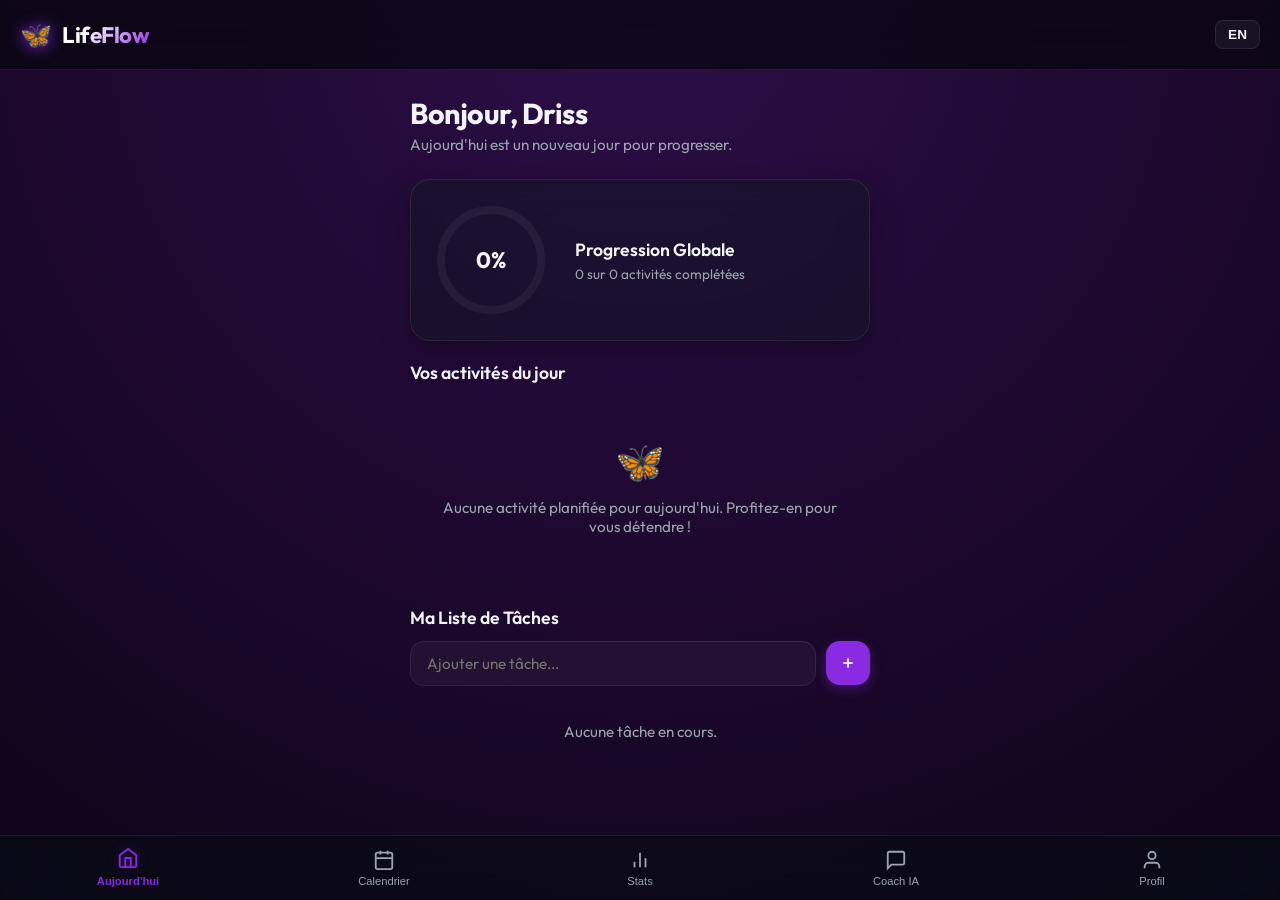
<file: index.html>
<!DOCTYPE html>
<html lang="fr">
<head>
  <meta charset="UTF-8">
  <meta name="viewport" content="width=device-width, initial-scale=1.0, maximum-scale=1.0, user-scalable=no">
  <meta name="theme-color" content="#8a2be2">
  <meta name="apple-mobile-web-app-capable" content="yes">
  <meta name="apple-mobile-web-app-status-bar-style" content="black-translucent">
  <title>LifeFlow</title>
  
  <!-- Manifest and Stylesheets -->
  <link rel="manifest" href="manifest.json">
  <link rel="stylesheet" href="style.css">
  
  <!-- Premium Google Fonts -->
  <link rel="preconnect" href="https://fonts.googleapis.com">
  <link rel="preconnect" href="https://fonts.gstatic.com" crossorigin>
  <link href="https://fonts.googleapis.com/css2?family=Outfit:wght@300;400;500;600;700;800&display=swap" rel="stylesheet">
</head>
<body>

  <!-- Confetti Canvas overlay for activity completions -->
  <canvas id="confetti-canvas"></canvas>

  <!-- Premium Glassmorphic Header -->
  <header class="app-header">
    <div class="header-logo">
      <span class="logo-emoji">🦋</span>
      <h1 class="logo-text">LifeFlow</h1>
    </div>
    <div class="header-actions">
      <!-- Language Switcher Button -->
      <button id="lang-toggle-btn" class="header-btn" title="Changer de langue">
        <span class="btn-text">EN</span>
      </button>
    </div>
  </header>

  <!-- Main View Container -->
  <main class="view-container">
    
    <!-- 1. HOME VIEW -->
    <section id="view-home" class="app-view active">
      <div class="welcome-card">
        <div class="welcome-text">
          <h2 id="welcome-title">Bonjour, Driss</h2>
          <p id="welcome-subtitle">Aujourd'hui est un nouveau jour pour progresser.</p>
        </div>
      </div>
      
      <!-- Ring Progress Card -->
      <div class="progress-card">
        <div class="progress-ring-container">
          <svg class="progress-ring" width="120" height="120">
            <circle class="progress-ring-bg" stroke="rgba(255,255,255,0.05)" stroke-width="8" fill="transparent" r="50" cx="60" cy="60"/>
            <circle id="today-progress-bar" class="progress-ring-fill" stroke="var(--neon-color)" stroke-width="8" fill="transparent" r="50" cx="60" cy="60" stroke-dasharray="314.16" stroke-dashoffset="314.16"/>
          </svg>
          <div class="progress-value">
            <span id="progress-percent">0%</span>
          </div>
        </div>
        <div class="progress-stats">
          <h3 id="progress-summary-title">Progression Globale</h3>
          <p id="progress-ratio">0 sur 0 activités complétées</p>
        </div>
      </div>

      <!-- Today's Checklist -->
      <div class="checklist-section">
        <h3 id="checklist-title">Vos activités du jour</h3>
        <div id="today-activities-list" class="activities-list">
          <!-- Dynamically populated -->
        </div>
      </div>

      <!-- To-Do List Section -->
      <div class="todo-section">
        <h3 id="todo-list-title">Ma Liste de Tâches</h3>
        <div class="todo-input-row">
          <input type="text" id="todo-input" placeholder="Ajouter une tâche...">
          <button id="add-todo-btn" class="todo-add-btn">
            <svg width="16" height="16" viewBox="0 0 24 24" fill="none" stroke="currentColor" stroke-width="2.5"><line x1="12" y1="5" x2="12" y2="19"></line><line x1="5" y1="12" x2="19" y2="12"></line></svg>
          </button>
        </div>
        <div id="todo-items-list" class="todo-list">
          <!-- Dynamically populated -->
        </div>
      </div>
    </section>

    <!-- 2. PLANNING / CALENDAR VIEW -->
    <section id="view-planning" class="app-view">
      <div class="planning-header">
        <h2 id="planning-view-title">Planification</h2>
        <button id="add-activity-btn" class="action-btn">
          <svg width="18" height="18" viewBox="0 0 24 24" fill="none" stroke="currentColor" stroke-width="2.5"><line x1="12" y1="5" x2="12" y2="19"></line><line x1="5" y1="12" x2="19" y2="12"></line></svg>
          <span id="btn-add-activity-text">Ajouter</span>
        </button>
      </div>

      <!-- Custom Graphical Calendar Picker -->
      <div class="calendar-card">
        <div class="calendar-controls">
          <button id="prev-month-btn" class="cal-nav-btn">&lt;</button>
          <h3 id="calendar-month-year">Juillet 2026</h3>
          <button id="next-month-btn" class="cal-nav-btn">&gt;</button>
        </div>
        <div class="calendar-weekdays">
          <span>Lun</span><span>Mar</span><span>Mer</span><span>Jeu</span><span>Ven</span><span>Sam</span><span>Dim</span>
        </div>
        <div id="calendar-days-grid" class="calendar-days">
          <!-- Dynamically populated days -->
        </div>
      </div>

      <!-- Selected Date Activities list -->
      <div class="selected-date-section">
        <h3 id="selected-date-title">Activités pour le 13 Juillet 2026</h3>
        <div id="selected-activities-list" class="activities-list">
          <!-- Dynamically populated -->
        </div>
      </div>
    </section>

    <!-- 3. PROGRESS / ANALYTICS VIEW -->
    <section id="view-progress" class="app-view">
      <h2 id="stats-view-title">Statistiques</h2>
      
      <!-- Stats Dashboard Counters -->
      <div class="stats-grid">
        <div class="stat-box">
          <div class="stat-icon">🔥</div>
          <div class="stat-info">
            <span id="stat-streak-val" class="stat-number">0</span>
            <p id="stat-streak-title">Série de jours</p>
          </div>
        </div>
        <div class="stat-box">
          <div class="stat-icon">✅</div>
          <div class="stat-info">
            <span id="stat-total-val" class="stat-number">0</span>
            <p id="stat-total-title">Total complétées</p>
          </div>
        </div>
      </div>

      <!-- Categories Chart -->
      <div class="chart-card">
        <h3 id="stats-categories-title">Completions par Catégorie</h3>
        <div id="categories-chart-container" class="chart-bars-list">
          <!-- Dynamically populated category progress bars -->
        </div>
      </div>
    </section>

    <!-- 4. ASSISTANT / CHAT VIEW -->
    <section id="view-assistant" class="app-view">
      <div class="assistant-header">
        <h2 id="assistant-view-title">Assistant IA</h2>
        <div class="ai-status">
          <span class="status-dot"></span>
          <span id="ai-status-text">Gemini 1.5 Actif</span>
        </div>
      </div>

      <!-- Message History Container -->
      <div id="chat-messages-container" class="chat-container">
        <!-- Dynamically populated chat log -->
      </div>

      <!-- Input Bar -->
      <div class="chat-input-bar">
        <textarea id="chat-input" rows="1" placeholder="Posez une question sur votre organisation..."></textarea>
        <button id="send-chat-btn" class="chat-send-btn">
          <svg width="18" height="18" viewBox="0 0 24 24" fill="none" stroke="currentColor" stroke-width="2"><line x1="22" y1="2" x2="11" y2="13"></line><polygon points="22 2 15 22 11 13 2 9 22 2"></polygon></svg>
        </button>
      </div>
    </section>

    <!-- 5. PROFILE / SETTINGS VIEW -->
    <section id="view-profile" class="app-view">
      <h2 id="profile-view-title">Profil & Paramètres</h2>
      
      <!-- User Profile Settings Card -->
      <div class="settings-card">
        <h3 id="settings-user-title">Votre Pseudo</h3>
        <div class="input-row">
          <input type="text" id="username-input" placeholder="Driss" value="Driss">
          <button id="save-username-btn" class="save-btn">OK</button>
        </div>
      </div>

      <!-- Display Mode Settings -->
      <div class="settings-card">
        <h3 id="settings-mode-title">Mode d'affichage</h3>
        <div class="theme-mode-selector">
          <button type="button" id="theme-mode-dark" class="mode-btn active">🌙 Sombre</button>
          <button type="button" id="theme-mode-light" class="mode-btn">☀️ Clair</button>
        </div>
      </div>

      <!-- Color Theme Accent customizer -->
      <div class="settings-card">
        <h3 id="settings-theme-title">Couleur de l'Application</h3>
        <div class="theme-selection">
          <button class="theme-color-option" data-color="#8a2be2" style="background: #8a2be2;"></button>
          <button class="theme-color-option" data-color="#00ffcc" style="background: #00ffcc;"></button>
          <button class="theme-color-option" data-color="#ff007f" style="background: #ff007f;"></button>
          <button class="theme-color-option" data-color="#39ff14" style="background: #39ff14;"></button>
          <button class="theme-color-option" data-color="#00bfff" style="background: #00bfff;"></button>
          <!-- Custom Accent Color Picker -->
          <div class="color-picker-wrapper">
            <input type="color" id="global-accent-picker" class="theme-color-picker" value="#8a2be2">
            <span class="picker-label">🎨 Custom</span>
          </div>
        </div>
        <!-- Custom RGB Canvas Color Wheel -->
        <div class="color-wheel-wrapper">
          <canvas id="rgb-wheel-canvas" width="180" height="180" class="color-wheel-canvas"></canvas>
        </div>
      </div>

      <!-- AI API Key Settings -->
      <div class="settings-card">
        <h3 id="settings-api-title">Clé API Google Gemini</h3>
        <p class="settings-help-text" id="settings-api-desc">Entrez votre clé API gratuite Gemini 1.5 Flash pour activer le coach d'organisation IA.</p>
        <div class="input-row">
          <input type="password" id="gemini-key-input" placeholder="AIzaSy...">
          <button id="save-key-btn" class="save-btn">OK</button>
        </div>
      </div>

      <!-- App Reset / Backup -->
      <div class="settings-card">
        <h3 id="settings-danger-title">Options d'application</h3>
        <div class="danger-buttons">
          <button id="test-notif-btn" class="danger-btn secondary">🔔 Tester Notification</button>
          <button id="update-app-btn" class="danger-btn secondary">🔄 Recharger & Mettre à jour l'app</button>
          <button id="reset-app-btn" class="danger-btn warning">⚠️ Réinitialiser l'application</button>
        </div>
      </div>
    </section>

  </main>

  <!-- Dynamic Modal for Adding / Editing Activities -->
  <div id="activity-modal" class="modal-overlay">
    <div class="modal-card">
      <div class="modal-header">
        <h3 id="modal-activity-title">Nouvelle Activité</h3>
        <button id="close-modal-btn" class="close-btn">&times;</button>
      </div>
      <form id="activity-form" class="modal-form" onsubmit="return false;">
        <input type="hidden" id="edit-activity-id">
        
        <!-- Activity Name -->
        <div class="form-group">
          <label for="activity-name-input" id="lbl-act-name">Nom de l'activité</label>
          <input type="text" id="activity-name-input" placeholder="Méditation, Musculation, Lecture..." required>
        </div>

        <!-- Custom Emoji Picker input -->
        <div class="form-group">
          <label id="lbl-act-emoji">Emoji représentatif</label>
          <div class="emoji-picker-container">
            <input type="text" id="activity-emoji-input" maxlength="10" placeholder="💪" value="💪" required>
            <div id="emoji-quick-select" class="emoji-quick-list">
              <span>💪</span><span>🧘</span><span>📚</span><span>🏃</span><span>💼</span><span>🥦</span><span>💧</span><span>🎨</span>
            </div>
          </div>
        </div>

        <!-- Category -->
        <div class="form-group">
          <label for="activity-category-select" id="lbl-act-cat">Catégorie</label>
          <select id="activity-category-select">
            <option value="Health" id="opt-health">Santé & Bien-être</option>
            <option value="Work" id="opt-work">Travail & Études</option>
            <option value="Leisure" id="opt-leisure">Loisirs & Création</option>
            <option value="Household" id="opt-household">Maison & Quotidien</option>
          </select>
        </div>

        <!-- Activity Time -->
        <div class="form-group">
          <label for="activity-time-input" id="lbl-act-time">Heure de rappel</label>
          <input type="time" id="activity-time-input" value="08:00" required>
        </div>

        <!-- Custom Color picker for activity indicator -->
        <div class="form-group">
          <label for="activity-color-input" id="lbl-act-color">Teinte de l'activité</label>
          <div class="color-picker-input-wrapper">
            <input type="color" id="activity-color-input" value="#8a2be2">
          </div>
          <!-- Custom RGB Canvas Color Wheel inside modal -->
          <div class="color-wheel-wrapper">
            <canvas id="modal-rgb-wheel-canvas" width="150" height="150" class="color-wheel-canvas"></canvas>
          </div>
        </div>

        <!-- Scheduling Types Tab -->
        <div class="form-group">
          <label id="lbl-act-recurrence">Planification</label>
          <div class="recurrence-type-selector">
            <button type="button" id="recurrence-type-weekly" class="recur-btn active">Hebdomadaire</button>
            <button type="button" id="recurrence-type-once" class="recur-btn">Date unique</button>
          </div>
        </div>

        <!-- Weekly Days Selector (Active when Weekly is selected) -->
        <div id="weekly-days-section" class="form-group active-recur-section">
          <label id="lbl-act-days">Jours d'exécution</label>
          <div class="weekday-checkboxes">
            <button type="button" class="day-checkbox" data-day="Mon">Lun</button>
            <button type="button" class="day-checkbox" data-day="Tue">Mar</button>
            <button type="button" class="day-checkbox" data-day="Wed">Mer</button>
            <button type="button" class="day-checkbox" data-day="Thu">Jeu</button>
            <button type="button" class="day-checkbox" data-day="Fri">Ven</button>
            <button type="button" class="day-checkbox" data-day="Sat">Sam</button>
            <button type="button" class="day-checkbox" data-day="Sun">Dim</button>
          </div>
        </div>

        <!-- Unique Date Selector (Active when Once is selected) -->
        <div id="unique-date-section" class="form-group">
          <label for="activity-date-input" id="lbl-act-date">Date de planification</label>
          <input type="date" id="activity-date-input">
        </div>

        <!-- Form Actions -->
        <div class="form-actions">
          <button type="button" id="delete-activity-form-btn" class="form-btn danger-btn hide">Supprimer</button>
          <button type="submit" id="submit-activity-btn" class="form-btn primary">Enregistrer</button>
        </div>
      </form>
    </div>
  </div>

  <!-- Bottom Navigation Tab Bar -->
  <nav class="bottom-nav">
    <button class="nav-item active" data-view="home">
      <svg width="24" height="24" viewBox="0 0 24 24" fill="none" stroke="currentColor" stroke-width="2"><path d="M3 9l9-7 9 7v11a2 2 0 0 1-2 2H5a2 2 0 0 1-2-2z"></path><polyline points="9 22 9 12 15 12 15 22"></polyline></svg>
      <span class="nav-label" id="tab-home">Aujourd'hui</span>
    </button>
    <button class="nav-item" data-view="planning">
      <svg width="24" height="24" viewBox="0 0 24 24" fill="none" stroke="currentColor" stroke-width="2"><rect x="3" y="4" width="18" height="18" rx="2" ry="2"></rect><line x1="16" y1="2" x2="16" y2="6"></line><line x1="8" y1="2" x2="8" y2="6"></line><line x1="3" y1="10" x2="21" y2="10"></line></svg>
      <span class="nav-label" id="tab-planning">Calendrier</span>
    </button>
    <button class="nav-item" data-view="progress">
      <svg width="24" height="24" viewBox="0 0 24 24" fill="none" stroke="currentColor" stroke-width="2"><line x1="18" y1="20" x2="18" y2="10"></line><line x1="12" y1="20" x2="12" y2="4"></line><line x1="6" y1="20" x2="6" y2="14"></line></svg>
      <span class="nav-label" id="tab-progress">Stats</span>
    </button>
    <button class="nav-item" data-view="assistant">
      <svg width="24" height="24" viewBox="0 0 24 24" fill="none" stroke="currentColor" stroke-width="2"><path d="M21 15a2 2 0 0 1-2 2H7l-4 4V5a2 2 0 0 1 2-2h14a2 2 0 0 1 2 2z"></path></svg>
      <span class="nav-label" id="tab-assistant">Coach IA</span>
    </button>
    <button class="nav-item" data-view="profile">
      <svg width="24" height="24" viewBox="0 0 24 24" fill="none" stroke="currentColor" stroke-width="2"><path d="M20 21v-2a4 4 0 0 0-4-4H8a4 4 0 0 0-4 4v2"></path><circle cx="12" cy="7" r="4"></circle></svg>
      <span class="nav-label" id="tab-profile">Profil</span>
    </button>
  </nav>

  <!-- PWA Service Worker Registration -->
  <script>
    if ('serviceWorker' in navigator) {
      window.addEventListener('load', () => {
        navigator.serviceWorker.register('./sw.js')
          .then(reg => console.log('[LifeFlow] Service Worker registered successfully with scope:', reg.scope))
          .catch(err => console.error('[LifeFlow] Service Worker registration failed:', err));
      });
    }
  </script>

  <!-- Main JavaScript App Logic -->
  <script src="app.js"></script>
</body>
</html>
</file>
<file: style.css>
/* ==========================================
   LifeFlow Premium Design System (CSS)
   ========================================== */

:root {
  /* Color Palettes */
  --bg-color: #06070d;
  --bg-color-mid: #15102a;
  --bg-color-dark: #06070d;
  --bg-gradient: radial-gradient(circle at 50% 0%, var(--bg-color-mid) 0%, var(--bg-color-dark) 100%);
  --card-bg: rgba(20, 22, 38, 0.55);
  --card-border: rgba(255, 255, 255, 0.08);
  --card-glow: rgba(138, 43, 226, 0.12);
  
  --text-primary: #f3f4f6;
  --text-secondary: #9ca3af;
  --text-muted: #6b7280;
  
  /* Dynamic Neon Accents (Overridden by JS if user customizes it) */
  --neon-color: #8a2be2; /* Neon Purple */
  --neon-glow: rgba(138, 43, 226, 0.4);
  
  /* Category Palette */
  --color-health: #00ff88;     /* Neon Mint */
  --color-work: #00e1ff;       /* Neon Cyan */
  --color-leisure: #ff007c;    /* Neon Pink */
  --color-household: #ffb700;  /* Neon Orange */
  
  /* Typography & Layout spacing */
  --font-family: 'Outfit', sans-serif;
  --border-radius-lg: 20px;
  --border-radius-md: 14px;
  --border-radius-sm: 8px;
  --transition-smooth: all 0.3s cubic-bezier(0.4, 0, 0.2, 1);
  --safe-bottom: env(safe-area-inset-bottom, 0px);
}

/* Global Reset & Base */
* {
  box-sizing: border-box;
  margin: 0;
  padding: 0;
  user-select: none;
  -webkit-tap-highlight-color: transparent;
}

body {
  font-family: var(--font-family);
  background-color: var(--bg-color);
  background-image: var(--bg-gradient);
  color: var(--text-primary);
  min-height: 100vh;
  overflow-x: hidden;
  display: flex;
  flex-direction: column;
  padding-top: 70px; /* Header spacing */
  padding-bottom: calc(80px + var(--safe-bottom)); /* Bottom nav spacing */
}

/* Scrollbar styling */
::-webkit-scrollbar {
  width: 6px;
}
::-webkit-scrollbar-track {
  background: rgba(0, 0, 0, 0.2);
}
::-webkit-scrollbar-thumb {
  background: rgba(255, 255, 255, 0.1);
  border-radius: 3px;
}

/* Confetti overlay */
#confetti-canvas {
  position: fixed;
  top: 0;
  left: 0;
  width: 100vw;
  height: 100vh;
  pointer-events: none;
  z-index: 9999;
}

/* ==========================================
   Premium Glassmorphic Components
   ========================================== */

.glass-card {
  background: var(--card-bg);
  backdrop-filter: blur(16px);
  -webkit-backdrop-filter: blur(16px);
  border: 1px solid var(--card-border);
  border-radius: var(--border-radius-lg);
  box-shadow: 0 8px 32px 0 rgba(0, 0, 0, 0.3), inset 0 1px 0 rgba(255, 255, 255, 0.05);
  transition: var(--transition-smooth);
}

.glass-card:hover {
  border-color: rgba(255, 255, 255, 0.12);
  box-shadow: 0 12px 40px 0 rgba(0, 0, 0, 0.4), 0 0 15px var(--card-glow);
}

/* App Header */
.app-header {
  position: fixed;
  top: 0;
  left: 0;
  width: 100vw;
  height: 70px;
  background: rgba(6, 7, 13, 0.7);
  backdrop-filter: blur(20px);
  -webkit-backdrop-filter: blur(20px);
  border-bottom: 1px solid var(--card-border);
  display: flex;
  align-items: center;
  justify-content: space-between;
  padding: 0 20px;
  z-index: 1000;
}

.header-logo {
  display: flex;
  align-items: center;
  gap: 10px;
}

.logo-emoji {
  font-size: 1.6rem;
  filter: drop-shadow(0 0 8px var(--neon-color));
  animation: float 3s ease-in-out infinite;
}

.logo-text {
  font-size: 1.4rem;
  font-weight: 700;
  letter-spacing: -0.5px;
  background: linear-gradient(135deg, #ffffff 30%, var(--neon-color) 100%);
  -webkit-background-clip: text;
  -webkit-text-fill-color: transparent;
}

.header-btn {
  background: rgba(255, 255, 255, 0.05);
  border: 1px solid var(--card-border);
  color: var(--text-primary);
  padding: 6px 12px;
  border-radius: var(--border-radius-sm);
  font-size: 0.85rem;
  font-weight: 600;
  cursor: pointer;
  transition: var(--transition-smooth);
}

.header-btn:hover {
  background: var(--neon-color);
  box-shadow: 0 0 10px var(--neon-glow);
  border-color: transparent;
}

/* ==========================================
   Main View Navigation
   ========================================== */

.view-container {
  flex: 1;
  width: 100%;
  max-width: 500px;
  margin: 0 auto;
  padding: 20px;
  display: flex;
  flex-direction: column;
}

.app-view {
  display: none;
  animation: fadeIn 0.4s ease-out forwards;
}

.app-view.active {
  display: flex;
  flex-direction: column;
  gap: 20px;
}

@keyframes fadeIn {
  from { opacity: 0; transform: translateY(8px); }
  to { opacity: 1; transform: translateY(0); }
}

@keyframes float {
  0%, 100% { transform: translateY(0); }
  50% { transform: translateY(-4px); }
}

/* ==========================================
   Home Tab (Checklist & Progress Ring)
   ========================================== */

.welcome-card {
  padding: 5px 0;
}

.welcome-card h2 {
  font-size: 1.8rem;
  font-weight: 700;
  letter-spacing: -0.5px;
}

.welcome-card p {
  color: var(--text-secondary);
  font-size: 0.95rem;
  margin-top: 4px;
}

.progress-card {
  extend: .glass-card;
  background: var(--card-bg);
  backdrop-filter: blur(16px);
  -webkit-backdrop-filter: blur(16px);
  border: 1px solid var(--card-border);
  border-radius: var(--border-radius-lg);
  box-shadow: 0 8px 32px 0 rgba(0, 0, 0, 0.3);
  padding: 20px;
  display: flex;
  align-items: center;
  gap: 24px;
}

.progress-ring-container {
  position: relative;
  width: 120px;
  height: 120px;
  display: flex;
  align-items: center;
  justify-content: center;
}

.progress-ring-fill {
  transform: rotate(-90deg);
  transform-origin: 50% 50%;
  stroke: var(--neon-color);
  filter: drop-shadow(0 0 6px var(--neon-color));
  transition: stroke-dashoffset 0.6s cubic-bezier(0.4, 0, 0.2, 1);
}

.progress-value {
  position: absolute;
  font-size: 1.4rem;
  font-weight: 700;
}

.progress-stats h3 {
  font-size: 1.1rem;
  font-weight: 600;
}

.progress-stats p {
  color: var(--text-secondary);
  font-size: 0.85rem;
  margin-top: 4px;
}

/* Checklist Items */
.checklist-section h3 {
  font-size: 1.1rem;
  font-weight: 600;
  margin-bottom: 12px;
}

.activities-list {
  display: flex;
  flex-direction: column;
  gap: 12px;
}

.activity-item {
  background: rgba(255, 255, 255, 0.03);
  border: 1px solid var(--card-border);
  border-radius: var(--border-radius-md);
  padding: 16px;
  display: flex;
  align-items: center;
  justify-content: space-between;
  cursor: pointer;
  transition: var(--transition-smooth);
}

.activity-item:hover {
  background: rgba(255, 255, 255, 0.06);
  border-color: rgba(255, 255, 255, 0.15);
}

.activity-item.completed {
  border-color: var(--neon-color);
  background: rgba(138, 43, 226, 0.05);
}

.activity-info-block {
  display: flex;
  align-items: center;
  gap: 14px;
}

.activity-emoji-box {
  width: 42px;
  height: 42px;
  border-radius: var(--border-radius-sm);
  display: flex;
  align-items: center;
  justify-content: center;
  font-size: 1.3rem;
  background: rgba(255, 255, 255, 0.05);
  border: 1px solid rgba(255,255,255,0.05);
}

.activity-text h4 {
  font-size: 1rem;
  font-weight: 600;
  transition: var(--transition-smooth);
}

.activity-item.completed .activity-text h4 {
  text-decoration: line-through;
  color: var(--text-secondary);
}

.activity-text span {
  font-size: 0.8rem;
  color: var(--text-secondary);
  display: flex;
  align-items: center;
  gap: 4px;
  margin-top: 2px;
}

/* Task Checkbox */
.activity-checkbox {
  width: 24px;
  height: 24px;
  border-radius: 50%;
  border: 2px solid rgba(255, 255, 255, 0.2);
  display: flex;
  align-items: center;
  justify-content: center;
  transition: var(--transition-smooth);
}

.activity-item.completed .activity-checkbox {
  border-color: var(--neon-color);
  background: var(--neon-color);
  box-shadow: 0 0 8px var(--neon-glow);
}

.activity-checkbox svg {
  opacity: 0;
  transform: scale(0.5);
  color: white;
  transition: var(--transition-smooth);
}

.activity-item.completed .activity-checkbox svg {
  opacity: 1;
  transform: scale(1);
}

/* Empty State */
.empty-state {
  text-align: center;
  padding: 40px 20px;
  color: var(--text-secondary);
  font-size: 0.95rem;
}

.empty-state-emoji {
  font-size: 2.5rem;
  margin-bottom: 12px;
}

/* ==========================================
   Planning Tab (Custom Calendar)
   ========================================== */

.planning-header {
  display: flex;
  align-items: center;
  justify-content: space-between;
}

.planning-header h2 {
  font-size: 1.5rem;
  font-weight: 700;
}

.action-btn {
  background: var(--neon-color);
  border: none;
  color: white;
  padding: 8px 16px;
  border-radius: var(--border-radius-md);
  font-size: 0.9rem;
  font-weight: 600;
  cursor: pointer;
  display: flex;
  align-items: center;
  gap: 6px;
  box-shadow: 0 4px 15px var(--neon-glow);
  transition: var(--transition-smooth);
}

.action-btn:hover {
  transform: translateY(-2px);
  box-shadow: 0 6px 20px var(--neon-glow);
}

.calendar-card {
  extend: .glass-card;
  background: var(--card-bg);
  backdrop-filter: blur(16px);
  -webkit-backdrop-filter: blur(16px);
  border: 1px solid var(--card-border);
  border-radius: var(--border-radius-lg);
  box-shadow: 0 8px 32px 0 rgba(0, 0, 0, 0.3);
  padding: 16px;
}

.calendar-controls {
  display: flex;
  align-items: center;
  justify-content: space-between;
  margin-bottom: 16px;
}

.cal-nav-btn {
  background: rgba(255, 255, 255, 0.05);
  border: 1px solid var(--card-border);
  color: var(--text-primary);
  width: 32px;
  height: 32px;
  border-radius: 50%;
  cursor: pointer;
  transition: var(--transition-smooth);
}

.cal-nav-btn:hover {
  background: var(--neon-color);
  border-color: transparent;
}

.calendar-controls h3 {
  font-size: 1.1rem;
  font-weight: 600;
}

.calendar-weekdays {
  display: grid;
  grid-template-columns: repeat(7, 1fr);
  text-align: center;
  font-size: 0.8rem;
  color: var(--text-secondary);
  font-weight: 600;
  margin-bottom: 8px;
}

.calendar-days {
  display: grid;
  grid-template-columns: repeat(7, 1fr);
  gap: 6px;
}

.calendar-day-cell {
  aspect-ratio: 1;
  display: flex;
  flex-direction: column;
  align-items: center;
  justify-content: center;
  border-radius: var(--border-radius-sm);
  font-size: 0.9rem;
  font-weight: 500;
  cursor: pointer;
  position: relative;
  transition: var(--transition-smooth);
}

.calendar-day-cell:hover {
  background: rgba(255, 255, 255, 0.08);
}

.calendar-day-cell.inactive {
  color: var(--text-muted);
  opacity: 0.4;
}

.calendar-day-cell.today {
  border: 1.5px solid var(--neon-color);
}

.calendar-day-cell.selected {
  background: var(--neon-color) !important;
  color: white;
  box-shadow: 0 0 10px var(--neon-glow);
}

/* Tiny notification dots on calendar cells */
.calendar-day-dots {
  position: absolute;
  bottom: 4px;
  display: flex;
  gap: 2.5px;
}

.cal-dot {
  width: 4px;
  height: 4px;
  border-radius: 50%;
}

.selected-date-section h3 {
  font-size: 1.1rem;
  font-weight: 600;
  margin-bottom: 12px;
}

/* ==========================================
   Progress / Stats Tab
   ========================================== */

.stats-grid {
  display: grid;
  grid-template-columns: 1fr 1fr;
  gap: 16px;
}

.stat-box {
  extend: .glass-card;
  background: var(--card-bg);
  backdrop-filter: blur(16px);
  -webkit-backdrop-filter: blur(16px);
  border: 1px solid var(--card-border);
  border-radius: var(--border-radius-lg);
  box-shadow: 0 8px 32px 0 rgba(0, 0, 0, 0.3);
  padding: 20px;
  display: flex;
  align-items: center;
  gap: 16px;
}

.stat-icon {
  font-size: 2rem;
}

.stat-number {
  font-size: 1.6rem;
  font-weight: 800;
}

.stat-info p {
  font-size: 0.8rem;
  color: var(--text-secondary);
  margin-top: 2px;
}

.chart-card {
  extend: .glass-card;
  background: var(--card-bg);
  backdrop-filter: blur(16px);
  -webkit-backdrop-filter: blur(16px);
  border: 1px solid var(--card-border);
  border-radius: var(--border-radius-lg);
  box-shadow: 0 8px 32px 0 rgba(0, 0, 0, 0.3);
  padding: 20px;
}

.chart-card h3 {
  font-size: 1.1rem;
  font-weight: 600;
  margin-bottom: 20px;
}

.chart-bars-list {
  display: flex;
  flex-direction: column;
  gap: 16px;
}

.chart-bar-row {
  display: flex;
  flex-direction: column;
  gap: 6px;
}

.chart-bar-info {
  display: flex;
  justify-content: space-between;
  font-size: 0.85rem;
  font-weight: 600;
}

.chart-bar-bg {
  height: 8px;
  background: rgba(255, 255, 255, 0.05);
  border-radius: 4px;
  overflow: hidden;
}

.chart-bar-fill {
  height: 100%;
  border-radius: 4px;
  width: 0%;
  transition: width 1s ease-out;
}

/* ==========================================
   Assistant Tab (Chat Coach)
   ========================================== */

.assistant-header {
  display: flex;
  align-items: center;
  justify-content: space-between;
}

.assistant-header h2 {
  font-size: 1.5rem;
  font-weight: 700;
}

.ai-status {
  display: flex;
  align-items: center;
  gap: 6px;
  font-size: 0.8rem;
  color: var(--text-secondary);
  background: rgba(255, 255, 255, 0.05);
  padding: 4px 10px;
  border-radius: 20px;
}

.status-dot {
  width: 8px;
  height: 8px;
  background: #39ff14;
  border-radius: 50%;
  box-shadow: 0 0 8px #39ff14;
}

.chat-container {
  flex: 1;
  background: rgba(0, 0, 0, 0.2);
  border: 1px solid var(--card-border);
  border-radius: var(--border-radius-lg);
  padding: 16px;
  overflow-y: auto;
  display: flex;
  flex-direction: column;
  gap: 16px;
  height: 380px;
}

.chat-message {
  max-width: 85%;
  padding: 12px 16px;
  border-radius: var(--border-radius-md);
  font-size: 0.95rem;
  line-height: 1.4;
  animation: messageSlideIn 0.3s ease-out forwards;
}

@keyframes messageSlideIn {
  from { opacity: 0; transform: translateY(10px); }
  to { opacity: 1; transform: translateY(0); }
}

.chat-message.user {
  background: var(--neon-color);
  color: white;
  align-self: flex-end;
  border-bottom-right-radius: 2px;
  box-shadow: 0 4px 12px var(--neon-glow);
}

.chat-message.ai {
  background: rgba(255, 255, 255, 0.07);
  color: var(--text-primary);
  align-self: flex-start;
  border-bottom-left-radius: 2px;
  border: 1px solid rgba(255, 255, 255, 0.03);
}

.chat-input-bar {
  display: flex;
  gap: 10px;
  align-items: flex-end;
}

#chat-input {
  flex: 1;
  background: rgba(255, 255, 255, 0.04);
  border: 1px solid var(--card-border);
  border-radius: var(--border-radius-md);
  color: var(--text-primary);
  padding: 12px 16px;
  font-size: 0.95rem;
  resize: none;
  outline: none;
  font-family: var(--font-family);
  transition: var(--transition-smooth);
}

#chat-input:focus {
  border-color: var(--neon-color);
  background: rgba(255, 255, 255, 0.06);
}

.chat-send-btn {
  background: var(--neon-color);
  color: white;
  border: none;
  width: 44px;
  height: 44px;
  border-radius: var(--border-radius-md);
  display: flex;
  align-items: center;
  justify-content: center;
  cursor: pointer;
  box-shadow: 0 4px 12px var(--neon-glow);
  transition: var(--transition-smooth);
}

.chat-send-btn:hover {
  transform: scale(1.05);
  box-shadow: 0 6px 15px var(--neon-glow);
}

/* ==========================================
   Profile & Settings Tab
   ========================================== */

.settings-card {
  extend: .glass-card;
  background: var(--card-bg);
  backdrop-filter: blur(16px);
  -webkit-backdrop-filter: blur(16px);
  border: 1px solid var(--card-border);
  border-radius: var(--border-radius-lg);
  box-shadow: 0 8px 32px 0 rgba(0, 0, 0, 0.3);
  padding: 20px;
}

.settings-card h3 {
  font-size: 1.1rem;
  font-weight: 600;
  margin-bottom: 12px;
}

.settings-help-text {
  color: var(--text-secondary);
  font-size: 0.8rem;
  margin-bottom: 12px;
  line-height: 1.4;
}

.input-row {
  display: flex;
  gap: 10px;
}

.input-row input {
  flex: 1;
  background: rgba(255, 255, 255, 0.04);
  border: 1px solid var(--card-border);
  border-radius: var(--border-radius-md);
  color: var(--text-primary);
  padding: 10px 14px;
  font-size: 0.95rem;
  outline: none;
  font-family: var(--font-family);
  transition: var(--transition-smooth);
}

.input-row input:focus {
  border-color: var(--neon-color);
}

.save-btn {
  background: rgba(255, 255, 255, 0.08);
  border: 1px solid var(--card-border);
  color: var(--text-primary);
  padding: 0 16px;
  border-radius: var(--border-radius-md);
  font-size: 0.9rem;
  font-weight: 600;
  cursor: pointer;
  transition: var(--transition-smooth);
}

.save-btn:hover {
  background: var(--neon-color);
  border-color: transparent;
  box-shadow: 0 0 10px var(--neon-glow);
}

/* Theme Selection options */
.theme-selection {
  display: flex;
  gap: 12px;
  flex-wrap: wrap;
  align-items: center;
}

.theme-color-option {
  width: 32px;
  height: 32px;
  border-radius: 50%;
  border: 2.5px solid transparent;
  cursor: pointer;
  transition: var(--transition-smooth);
}

.theme-color-option.active {
  border-color: white;
  transform: scale(1.1);
  box-shadow: 0 0 12px rgba(255, 255, 255, 0.4);
}

.color-picker-wrapper {
  position: relative;
  display: flex;
  align-items: center;
  gap: 6px;
  background: rgba(255, 255, 255, 0.05);
  border: 1px solid var(--card-border);
  padding: 6px 12px;
  border-radius: 20px;
  cursor: pointer;
}

.theme-color-picker {
  width: 24px;
  height: 24px;
  border: none;
  border-radius: 50%;
  background: none;
  cursor: pointer;
}

.theme-color-picker::-webkit-color-swatch-wrapper {
  padding: 0;
}
.theme-color-picker::-webkit-color-swatch {
  border: 1px solid rgba(255,255,255,0.2);
  border-radius: 50%;
}

.picker-label {
  font-size: 0.8rem;
  font-weight: 600;
}

/* Danger / Reset Buttons */
.danger-buttons {
  display: flex;
  flex-direction: column;
  gap: 10px;
}

.danger-btn {
  width: 100%;
  padding: 12px;
  border-radius: var(--border-radius-md);
  font-size: 0.9rem;
  font-weight: 600;
  border: none;
  cursor: pointer;
  transition: var(--transition-smooth);
}

.danger-btn.secondary {
  background: rgba(255, 255, 255, 0.05);
  border: 1px solid var(--card-border);
  color: var(--text-primary);
}

.danger-btn.secondary:hover {
  background: rgba(255, 255, 255, 0.1);
}

.danger-btn.warning {
  background: rgba(239, 68, 68, 0.1);
  border: 1px solid rgba(239, 68, 68, 0.3);
  color: #ef4444;
}

.danger-btn.warning:hover {
  background: #ef4444;
  color: white;
  box-shadow: 0 4px 15px rgba(239, 68, 68, 0.4);
}

/* ==========================================
   Modals (Add / Edit Activity Modal)
   ========================================== */

.modal-overlay {
  position: fixed;
  top: 0;
  left: 0;
  width: 100vw;
  height: 100vh;
  background: rgba(6, 7, 13, 0.85);
  backdrop-filter: blur(10px);
  -webkit-backdrop-filter: blur(10px);
  display: none;
  align-items: center;
  justify-content: center;
  padding: 20px;
  z-index: 2000;
  opacity: 0;
  transition: opacity 0.3s ease-out;
}

.modal-overlay.active {
  display: flex;
  opacity: 1;
}

.modal-card {
  background: #0e101a;
  border: 1px solid var(--card-border);
  border-radius: var(--border-radius-lg);
  width: 100%;
  max-width: 440px;
  padding: 24px;
  box-shadow: 0 10px 40px rgba(0, 0, 0, 0.5);
  transform: translateY(20px);
  transition: transform 0.3s cubic-bezier(0.4, 0, 0.2, 1);
}

.modal-overlay.active .modal-card {
  transform: translateY(0);
}

.modal-header {
  display: flex;
  align-items: center;
  justify-content: space-between;
  margin-bottom: 20px;
}

.modal-header h3 {
  font-size: 1.25rem;
  font-weight: 700;
}

.close-btn {
  background: none;
  border: none;
  color: var(--text-secondary);
  font-size: 1.8rem;
  cursor: pointer;
  line-height: 1;
}

.modal-form {
  display: flex;
  flex-direction: column;
  gap: 16px;
}

.form-group {
  display: flex;
  flex-direction: column;
  gap: 6px;
}

.form-group label {
  font-size: 0.85rem;
  font-weight: 600;
  color: var(--text-secondary);
}

.form-group input[type="text"],
.form-group select,
.form-group input[type="date"],
.form-group input[type="time"] {
  background: rgba(255, 255, 255, 0.04);
  border: 1px solid var(--card-border);
  border-radius: var(--border-radius-md);
  color: var(--text-primary);
  padding: 12px;
  font-size: 0.95rem;
  outline: none;
  font-family: var(--font-family);
  transition: var(--transition-smooth);
}

.form-group input:focus,
.form-group select:focus {
  border-color: var(--neon-color);
}

/* Emoji input picker container */
.emoji-picker-container {
  display: flex;
  gap: 10px;
  align-items: center;
}

#activity-emoji-input {
  width: 52px;
  text-align: center;
  font-size: 1.3rem;
  padding: 8px !important;
}

.emoji-quick-list {
  display: flex;
  gap: 6px;
  flex-wrap: wrap;
}

.emoji-quick-list span {
  font-size: 1.3rem;
  cursor: pointer;
  padding: 4px;
  border-radius: 6px;
  transition: var(--transition-smooth);
}

.emoji-quick-list span:hover {
  background: rgba(255, 255, 255, 0.1);
  transform: scale(1.1);
}

/* Color picker row */
.color-picker-input-wrapper {
  display: flex;
  align-items: center;
}

#activity-color-input {
  width: 44px;
  height: 44px;
  border: none;
  background: none;
  cursor: pointer;
}

#activity-color-input::-webkit-color-swatch {
  border: 1px solid rgba(255,255,255,0.2);
  border-radius: 50%;
}

/* Recurrence buttons tabs */
.recurrence-type-selector {
  display: flex;
  background: rgba(255, 255, 255, 0.04);
  border: 1px solid var(--card-border);
  border-radius: var(--border-radius-md);
  padding: 4px;
}

.recur-btn {
  flex: 1;
  background: none;
  border: none;
  color: var(--text-secondary);
  padding: 8px;
  font-size: 0.85rem;
  font-weight: 600;
  border-radius: 10px;
  cursor: pointer;
  transition: var(--transition-smooth);
}

.recur-btn.active {
  background: var(--neon-color);
  color: white;
  box-shadow: 0 2px 8px var(--neon-glow);
}

/* Weekday checkboxes */
.weekday-checkboxes {
  display: grid;
  grid-template-columns: repeat(7, 1fr);
  gap: 4px;
}

.day-checkbox {
  background: rgba(255, 255, 255, 0.04);
  border: 1px solid var(--card-border);
  color: var(--text-secondary);
  padding: 8px 0;
  border-radius: 8px;
  font-size: 0.8rem;
  font-weight: 600;
  cursor: pointer;
  transition: var(--transition-smooth);
}

.day-checkbox:hover {
  background: rgba(255, 255, 255, 0.08);
}

.day-checkbox.active {
  background: rgba(138, 43, 226, 0.15);
  border-color: var(--neon-color);
  color: var(--text-primary);
}

/* Recurrence form parts conditional showing */
#weekly-days-section, #unique-date-section {
  display: none;
}

.active-recur-section {
  display: flex !important;
}

/* Form actions footer buttons */
.form-actions {
  display: flex;
  gap: 12px;
  margin-top: 10px;
}

.form-btn {
  flex: 1;
  padding: 12px;
  border-radius: var(--border-radius-md);
  font-size: 0.95rem;
  font-weight: 600;
  border: none;
  cursor: pointer;
  transition: var(--transition-smooth);
}

.form-btn.primary {
  background: var(--neon-color);
  color: white;
  box-shadow: 0 4px 15px var(--neon-glow);
}

.form-btn.primary:hover {
  box-shadow: 0 6px 20px var(--neon-glow);
}

.form-btn.danger-btn {
  background: rgba(239, 68, 68, 0.15);
  border: 1px solid rgba(239, 68, 68, 0.3);
  color: #ef4444;
}

.form-btn.danger-btn:hover {
  background: #ef4444;
  color: white;
}

.hide {
  display: none !important;
}

/* ==========================================
   Bottom Navigation Bar
   ========================================== */

.bottom-nav {
  position: fixed;
  bottom: 0;
  left: 0;
  width: 100vw;
  height: calc(65px + var(--safe-bottom));
  background: rgba(10, 11, 22, 0.75);
  backdrop-filter: blur(24px);
  -webkit-backdrop-filter: blur(24px);
  border-top: 1px solid var(--card-border);
  display: grid;
  grid-template-columns: repeat(5, 1fr);
  padding-bottom: var(--safe-bottom);
  z-index: 1000;
}

.nav-item {
  background: none;
  border: none;
  color: var(--text-secondary);
  display: flex;
  flex-direction: column;
  align-items: center;
  justify-content: center;
  gap: 4px;
  cursor: pointer;
  transition: var(--transition-smooth);
}

.nav-item svg {
  width: 22px;
  height: 22px;
  transition: var(--transition-smooth);
}

.nav-item .nav-label {
  font-size: 0.7rem;
  font-weight: 500;
  transition: var(--transition-smooth);
}

.nav-item.active {
  color: var(--neon-color);
}

.nav-item.active svg {
  transform: translateY(-2px);
  filter: drop-shadow(0 0 6px var(--neon-glow));
}

.nav-item.active .nav-label {
  font-weight: 700;
}

/* Responsiveness adjustments */
@media (max-width: 360px) {
  .view-container {
    padding: 14px;
  }
  .progress-card {
    gap: 14px;
    padding: 14px;
  }
  .progress-ring-container {
    width: 90px;
    height: 90px;
  }
  .progress-ring {
    width: 90px;
    height: 90px;
  }
  .progress-ring-bg, .progress-ring-fill {
    r: 36px;
    cx: 45px;
    cy: 45px;
  }
}

/* ==========================================
   To-Do List Styles
   ========================================== */

.todo-section {
  margin-top: 10px;
}

.todo-section h3 {
  font-size: 1.1rem;
  font-weight: 600;
  margin-bottom: 12px;
}

.todo-input-row {
  display: flex;
  gap: 10px;
  margin-bottom: 16px;
}

#todo-input {
  flex: 1;
  background: rgba(255, 255, 255, 0.04);
  border: 1px solid var(--card-border);
  border-radius: var(--border-radius-md);
  color: var(--text-primary);
  padding: 12px 16px;
  font-size: 0.95rem;
  outline: none;
  font-family: var(--font-family);
  transition: var(--transition-smooth);
}

#todo-input:focus {
  border-color: var(--neon-color);
  background: rgba(255, 255, 255, 0.06);
}

.todo-add-btn {
  background: var(--neon-color);
  color: white;
  border: none;
  width: 44px;
  height: 44px;
  border-radius: var(--border-radius-md);
  display: flex;
  align-items: center;
  justify-content: center;
  cursor: pointer;
  box-shadow: 0 4px 12px var(--neon-glow);
  transition: var(--transition-smooth);
}

.todo-add-btn:hover {
  transform: scale(1.05);
  box-shadow: 0 6px 15px var(--neon-glow);
}

.todo-list {
  display: flex;
  flex-direction: column;
  gap: 10px;
}

.todo-item {
  background: rgba(255, 255, 255, 0.03);
  border: 1px solid var(--card-border);
  border-radius: var(--border-radius-md);
  padding: 14px 16px;
  display: flex;
  align-items: center;
  justify-content: space-between;
  gap: 12px;
  transition: var(--transition-smooth);
}

.todo-item:hover {
  background: rgba(255, 255, 255, 0.05);
  border-color: rgba(255, 255, 255, 0.12);
}

.todo-item.completed {
  background: rgba(255, 255, 255, 0.01);
  border-color: rgba(255, 255, 255, 0.03);
}

.todo-item-left {
  display: flex;
  align-items: center;
  gap: 12px;
  flex: 1;
  cursor: pointer;
}

.todo-text {
  font-size: 0.95rem;
  font-weight: 500;
  transition: var(--transition-smooth);
}

.todo-item.completed .todo-text {
  text-decoration: line-through;
  color: var(--text-secondary);
  opacity: 0.6;
}

.todo-item-checkbox {
  width: 20px;
  height: 20px;
  border-radius: 6px;
  border: 2px solid rgba(255, 255, 255, 0.2);
  display: flex;
  align-items: center;
  justify-content: center;
  transition: var(--transition-smooth);
}

.todo-item.completed .todo-item-checkbox {
  border-color: var(--neon-color);
  background: var(--neon-color);
  box-shadow: 0 0 6px var(--neon-glow);
}

.todo-item-checkbox svg {
  opacity: 0;
  transform: scale(0.6);
  color: white;
  transition: var(--transition-smooth);
}

.todo-item.completed .todo-item-checkbox svg {
  opacity: 1;
  transform: scale(1);
}

.todo-delete-btn {
  background: none;
  border: none;
  color: var(--text-muted);
  cursor: pointer;
  display: flex;
  align-items: center;
  justify-content: center;
  padding: 6px;
  border-radius: 6px;
  transition: var(--transition-smooth);
}

.todo-delete-btn:hover {
  color: #ef4444;
  background: rgba(239, 68, 68, 0.1);
}

.color-wheel-wrapper {
  display: flex;
  justify-content: center;
  align-items: center;
  margin-top: 15px;
  padding: 10px;
  background: rgba(255, 255, 255, 0.015);
  border-radius: var(--border-radius-md);
  border: 1px solid var(--card-border);
}

.color-wheel-canvas {
  cursor: crosshair;
  border-radius: 50%;
  box-shadow: 0 0 15px rgba(0, 0, 0, 0.5), 0 0 8px rgba(255, 255, 255, 0.05);
  transition: transform 0.2s ease;
  touch-action: none; /* Prevent scrolling when dragging on mobile */
}

.color-wheel-canvas:active {
  transform: scale(1.02);
}

/* ==========================================
   Light Theme & Mode Selectors
   ========================================== */

.theme-mode-selector {
  display: flex;
  background: rgba(255, 255, 255, 0.04);
  border: 1px solid var(--card-border);
  border-radius: var(--border-radius-md);
  padding: 4px;
}

body.light-theme .theme-mode-selector {
  background: rgba(0, 0, 0, 0.02);
}

.mode-btn {
  flex: 1;
  background: none;
  border: none;
  color: var(--text-secondary);
  padding: 10px;
  font-size: 0.9rem;
  font-weight: 600;
  border-radius: 10px;
  cursor: pointer;
  transition: var(--transition-smooth);
}

.mode-btn.active {
  background: var(--neon-color) !important;
  color: white !important;
  box-shadow: 0 2px 8px var(--neon-glow);
}

/* Light Theme Variables Overrides */
body.light-theme {
  --bg-color: #f3f4f6;
  --card-bg: rgba(255, 255, 255, 0.65);
  --card-border: rgba(0, 0, 0, 0.06);
  --text-primary: #111827;
  --text-secondary: #4b5563;
  --text-muted: #9ca3af;
  --card-glow: rgba(138, 43, 226, 0.06);
}

/* Light Theme Element Adjustments */
body.light-theme .app-header {
  background: rgba(243, 244, 246, 0.8);
  border-color: rgba(0, 0, 0, 0.06);
}

body.light-theme .logo-text {
  background: linear-gradient(135deg, #111827 30%, var(--neon-color) 100%);
  -webkit-background-clip: text;
}

body.light-theme .header-btn {
  background: rgba(0, 0, 0, 0.03);
  color: #111827;
}

body.light-theme .header-btn:hover {
  color: white;
}

body.light-theme .bottom-nav {
  background: rgba(243, 244, 246, 0.85);
  border-color: rgba(0, 0, 0, 0.06);
}

body.light-theme .activity-item {
  background: rgba(0, 0, 0, 0.015);
  border-color: rgba(0, 0, 0, 0.04);
}

body.light-theme .activity-item:hover {
  background: rgba(0, 0, 0, 0.03);
  border-color: rgba(0, 0, 0, 0.08);
}

body.light-theme .activity-item.completed {
  background: rgba(138, 43, 226, 0.03);
}

body.light-theme .activity-emoji-box {
  background: rgba(0, 0, 0, 0.03);
  border-color: rgba(0, 0, 0, 0.03);
}

body.light-theme .cal-nav-btn {
  background: rgba(0, 0, 0, 0.03);
  color: #111827;
}

body.light-theme .calendar-day-cell:hover {
  background: rgba(0, 0, 0, 0.04);
}

body.light-theme .calendar-day-cell.inactive {
  color: #9ca3af;
  opacity: 0.3;
}

body.light-theme .chart-bar-bg {
  background: rgba(0, 0, 0, 0.04);
}

body.light-theme .chat-container {
  background: rgba(0, 0, 0, 0.02);
}

body.light-theme .chat-message.ai {
  background: #ffffff;
  color: #111827;
  border-color: rgba(0, 0, 0, 0.04);
}

body.light-theme #chat-input {
  background: rgba(0, 0, 0, 0.02);
}

body.light-theme #chat-input:focus {
  background: #ffffff;
}

body.light-theme .input-row input {
  background: rgba(0, 0, 0, 0.02);
}

body.light-theme .save-btn {
  background: rgba(0, 0, 0, 0.03);
  color: #111827;
}

body.light-theme .color-picker-wrapper {
  background: rgba(0, 0, 0, 0.03);
}

body.light-theme .theme-color-picker::-webkit-color-swatch {
  border: 1px solid rgba(0, 0, 0, 0.1);
}

body.light-theme .danger-btn.secondary {
  background: rgba(0, 0, 0, 0.02);
  color: #111827;
}

body.light-theme .danger-btn.secondary:hover {
  background: rgba(0, 0, 0, 0.04);
}

body.light-theme .modal-card {
  background: #ffffff;
}

body.light-theme .form-group input[type="text"],
body.light-theme .form-group select,
body.light-theme .form-group input[type="date"],
body.light-theme .form-group input[type="time"] {
  background: rgba(0, 0, 0, 0.02);
  color: #111827;
}

body.light-theme .weekday-checkboxes button {
  background: rgba(0, 0, 0, 0.02);
}

body.light-theme .weekday-checkboxes button.active {
  background: rgba(138, 43, 226, 0.08);
}

body.light-theme .color-wheel-wrapper {
  background: rgba(0, 0, 0, 0.01);
}

body.light-theme .todo-item {
  background: rgba(0, 0, 0, 0.015);
  border-color: rgba(0, 0, 0, 0.04);
}

body.light-theme .todo-item:hover {
  background: rgba(0, 0, 0, 0.03);
}

body.light-theme .todo-item.completed {
  background: rgba(0, 0, 0, 0.005);
}

body.light-theme #todo-input {
  background: rgba(0, 0, 0, 0.02);
}

body.light-theme #todo-input:focus {
  background: #ffffff;
}
</file>
